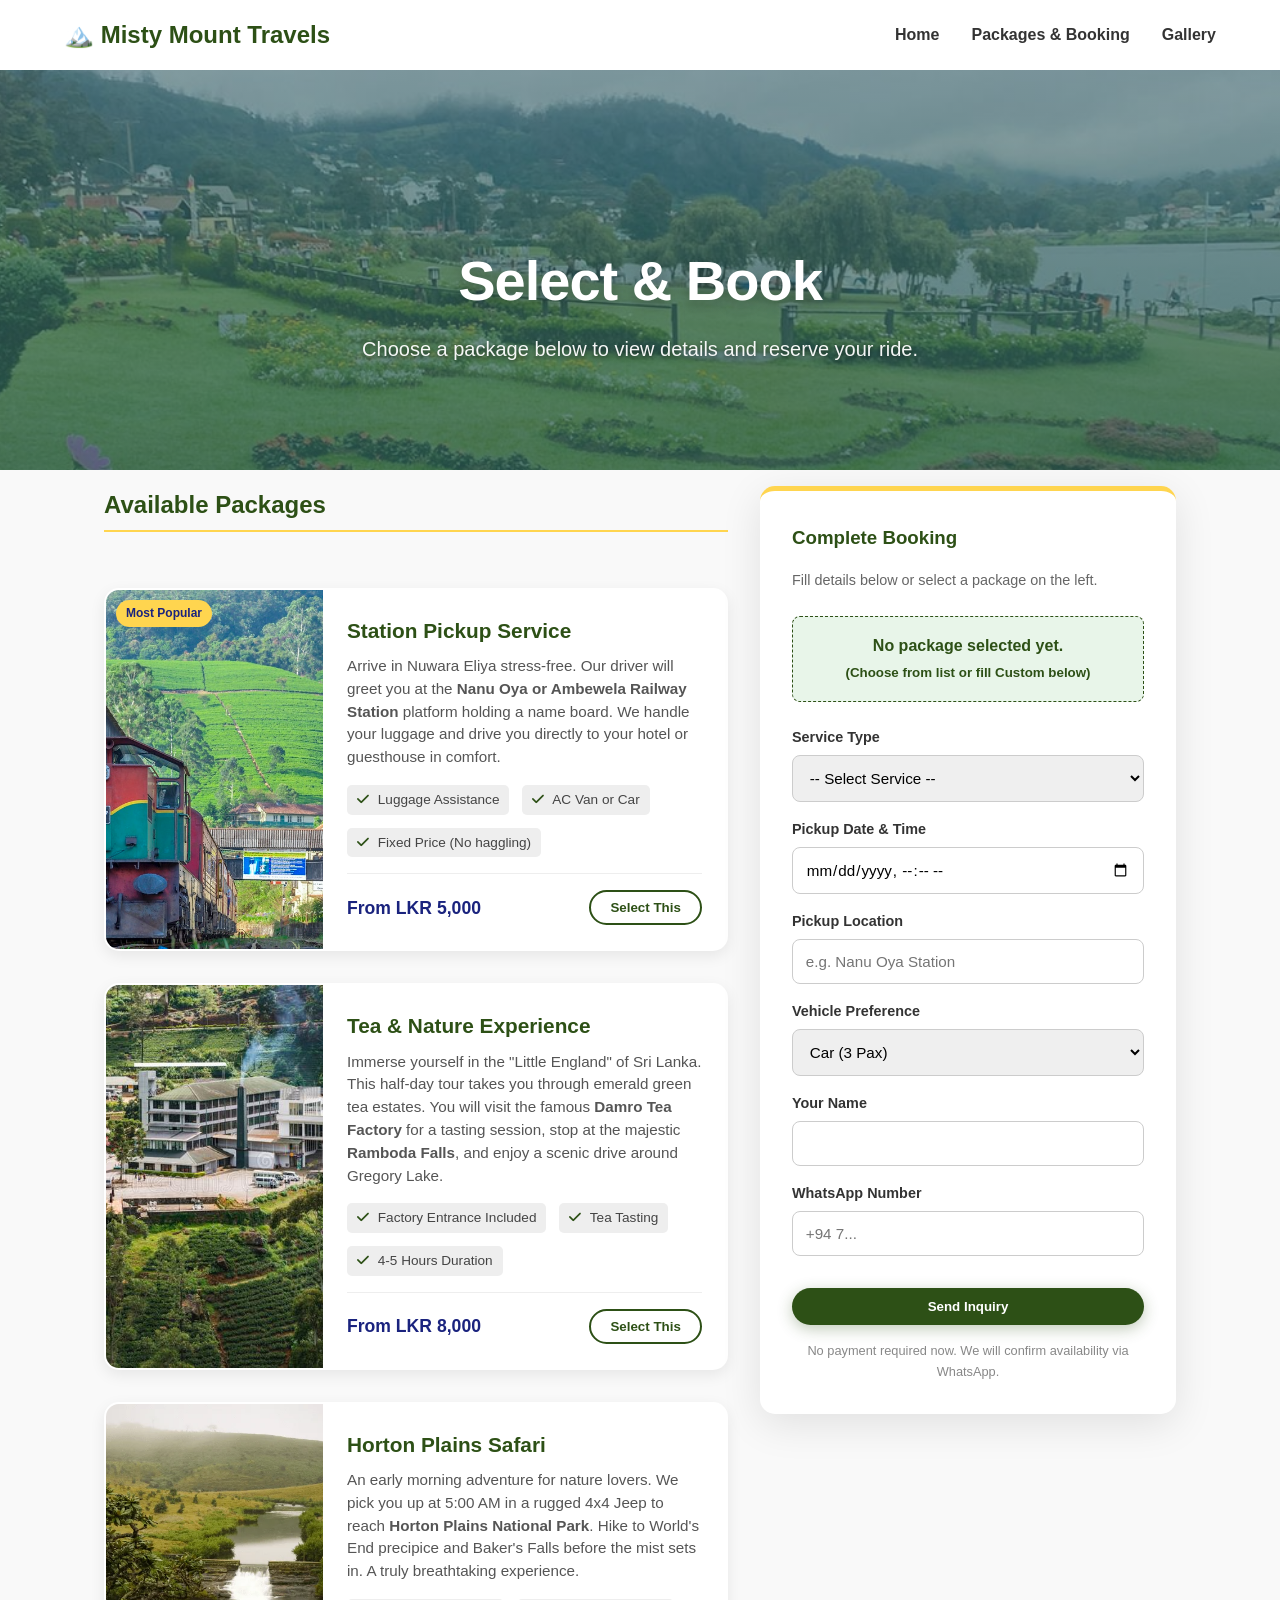
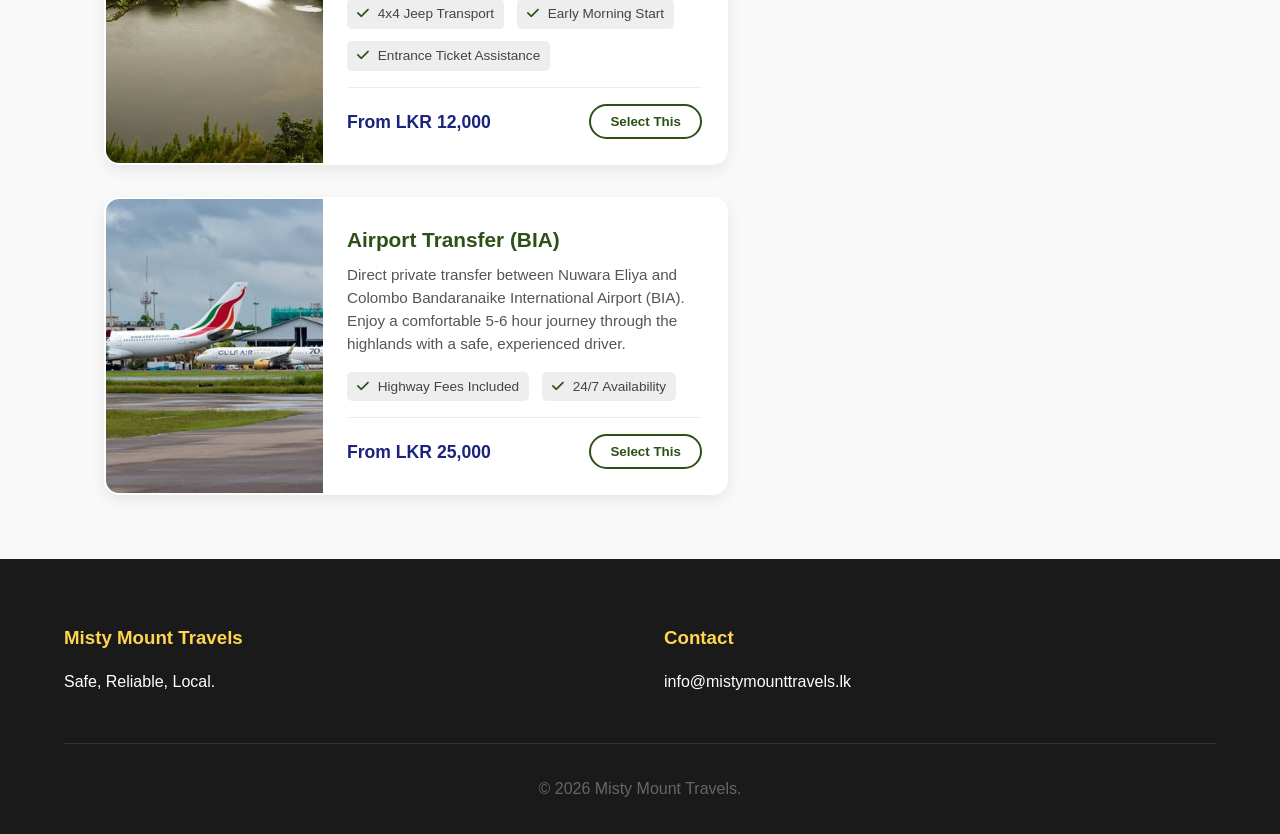
<file: frontend/html/booking.html>
<!DOCTYPE html>
<html lang="en">
<head>
    <meta charset="UTF-8">
    <meta name="viewport" content="width=device-width, initial-scale=1.0">
    <title>Book Your Trip | Misty Mount Travels</title>
    <link rel="stylesheet" href="../css/global.css">
    <link rel="stylesheet" href="../css/booking.css">
    <link rel="stylesheet" href="https://cdnjs.cloudflare.com/ajax/libs/font-awesome/6.4.0/css/all.min.css">
</head>
<body>

    <nav class="navbar">
        <div class="logo-section">
            <a href="index.html" class="logo">🏔️ Misty Mount Travels</a>
        </div>
        <ul class="nav-menu">
            <li><a href="index.html">Home</a></li>
            <li><a href="booking.html" class="active">Packages & Booking</a></li>
            <li><a href="gallery.html">Gallery</a></li>
        </ul>
        <div class="hamburger"><span></span><span></span><span></span></div>
    </nav>

    <header class="page-header" style="background-image: url('../images/header1.jpg');">
        <div class="page-header-content">
            <h1>Select & Book</h1>
            <p>Choose a package below to view details and reserve your ride.</p>
        </div>
    </header>

    <div class="booking-container">
        
        <div class="package-list">
            <h2 class="section-title">Available Packages</h2>

            <div class="pkg-card" id="pkg-station">
                <div class="pkg-image">
                    <img src="../images/nanuoya.jpg" alt="Train Station Pickup">
                    <span class="pkg-tag">Most Popular</span>
                </div>
                <div class="pkg-details">
                    <h3>Station Pickup Service</h3>
                    <p class="pkg-description">
                        Arrive in Nuwara Eliya stress-free. Our driver will greet you at the <strong>Nanu Oya or Ambewela Railway Station</strong> platform holding a name board. We handle your luggage and drive you directly to your hotel or guesthouse in comfort.
                    </p>
                    <ul class="pkg-features">
                        <li><i class="fas fa-check"></i> Luggage Assistance</li>
                        <li><i class="fas fa-check"></i> AC Van or Car</li>
                        <li><i class="fas fa-check"></i> Fixed Price (No haggling)</li>
                    </ul>
                    <div class="pkg-footer">
                        <div class="price">From LKR 5,000</div>
                        <button class="select-btn" onclick="selectPackage('Station Transfer', 'pkg-station')">Select This</button>
                    </div>
                </div>
            </div>

            <div class="pkg-card" id="pkg-tea">
                <div class="pkg-image">
                    <img src="../images/damro.jpg" alt="Tea Estate">
                </div>
                <div class="pkg-details">
                    <h3>Tea & Nature Experience</h3>
                    <p class="pkg-description">
                        Immerse yourself in the "Little England" of Sri Lanka. This half-day tour takes you through emerald green tea estates. You will visit the famous <strong>Damro Tea Factory</strong> for a tasting session, stop at the majestic <strong>Ramboda Falls</strong>, and enjoy a scenic drive around Gregory Lake.
                    </p>
                    <ul class="pkg-features">
                        <li><i class="fas fa-check"></i> Factory Entrance Included</li>
                        <li><i class="fas fa-check"></i> Tea Tasting</li>
                        <li><i class="fas fa-check"></i> 4-5 Hours Duration</li>
                    </ul>
                    <div class="pkg-footer">
                        <div class="price">From LKR 8,000</div>
                        <button class="select-btn" onclick="selectPackage('Tea Tour', 'pkg-tea')">Select This</button>
                    </div>
                </div>
            </div>

            <div class="pkg-card" id="pkg-safari">
                <div class="pkg-image">
                    <img src="../images/plains.webp" alt="Horton Plains">
                </div>
                <div class="pkg-details">
                    <h3>Horton Plains Safari</h3>
                    <p class="pkg-description">
                        An early morning adventure for nature lovers. We pick you up at 5:00 AM in a rugged 4x4 Jeep to reach <strong>Horton Plains National Park</strong>. Hike to World's End precipice and Baker's Falls before the mist sets in. A truly breathtaking experience.
                    </p>
                    <ul class="pkg-features">
                        <li><i class="fas fa-check"></i> 4x4 Jeep Transport</li>
                        <li><i class="fas fa-check"></i> Early Morning Start</li>
                        <li><i class="fas fa-check"></i> Entrance Ticket Assistance</li>
                    </ul>
                    <div class="pkg-footer">
                        <div class="price">From LKR 12,000</div>
                        <button class="select-btn" onclick="selectPackage('Highland Safari', 'pkg-safari')">Select This</button>
                    </div>
                </div>
            </div>
            
            <div class="pkg-card" id="pkg-airport">
                <div class="pkg-image">
                    <img src="../images/airport.jpg" alt="Airport Road">
                </div>
                <div class="pkg-details">
                    <h3>Airport Transfer (BIA)</h3>
                    <p class="pkg-description">
                        Direct private transfer between Nuwara Eliya and Colombo Bandaranaike International Airport (BIA). Enjoy a comfortable 5-6 hour journey through the highlands with a safe, experienced driver.
                    </p>
                    <ul class="pkg-features">
                        <li><i class="fas fa-check"></i> Highway Fees Included</li>
                        <li><i class="fas fa-check"></i> 24/7 Availability</li>
                    </ul>
                    <div class="pkg-footer">
                        <div class="price">From LKR 25,000</div>
                        <button class="select-btn" onclick="selectPackage('Airport Transfer', 'pkg-airport')">Select This</button>
                    </div>
                </div>
            </div>

        </div>

        <div class="form-wrapper">
            <div class="booking-form-box">
                <h3 style="color: var(--primary-green); margin-bottom: 1rem;">Complete Booking</h3>
                <p style="font-size: 0.9rem; margin-bottom: 1.5rem; color: #666;">Fill details below or select a package on the left.</p>
                
                <form id="bookingForm" onsubmit="handleBooking(event)">
                    <div class="selected-pkg-display" id="displaySelection">
                        No package selected yet.<br>
                        <small>(Choose from list or fill Custom below)</small>
                    </div>

                    <div class="form-group">
                        <label>Service Type</label>
                        <select id="serviceType" class="form-select">
                            <option value="Custom" disabled selected>-- Select Service --</option>
                            <option value="Station Transfer">Station Pickup</option>
                            <option value="Tea Tour">Tea & Nature Tour</option>
                            <option value="Highland Safari">Horton Plains Safari</option>
                            <option value="Airport Transfer">Airport Transfer</option>
                            <option value="Custom Trip">Other / Custom Trip</option>
                        </select>
                    </div>

                    <div class="form-group">
                        <label>Pickup Date & Time</label>
                        <input type="datetime-local" class="form-input" required>
                    </div>

                    <div class="form-group">
                        <label>Pickup Location</label>
                        <input type="text" id="pickupLoc" class="form-input" placeholder="e.g. Nanu Oya Station">
                    </div>

                    <div class="form-group">
                        <label>Vehicle Preference</label>
                        <select id="vehicleType" class="form-select">
                            <option value="Car">Car (3 Pax)</option>
                            <option value="Van">Van (7 Pax)</option>
                            <option value="Bus">Mini Bus (15+ Pax)</option>
                        </select>
                    </div>

                    <div class="form-group">
                        <label>Your Name</label>
                        <input type="text" class="form-input" required>
                    </div>

                    <div class="form-group">
                        <label>WhatsApp Number</label>
                        <input type="tel" class="form-input" placeholder="+94 7..." required>
                    </div>

                    <button type="submit" class="cta-button" style="width: 100%; margin-top: 1rem;">Send Inquiry</button>
                    <p style="font-size: 0.8rem; text-align: center; margin-top: 1rem; color: #888;">No payment required now. We will confirm availability via WhatsApp.</p>
                </form>
            </div>
        </div>

    </div>

    <footer>
        <div class="footer-content">
            <div class="footer-section"><h3>Misty Mount Travels</h3><p>Safe, Reliable, Local.</p></div>
            <div class="footer-section"><h3>Contact</h3><p>info@mistymounttravels.lk</p></div>
        </div>
        <div class="copyright"><p>© 2026 Misty Mount Travels.</p></div>
    </footer>

    <script src="../js/global.js"></script>
    <script src="../js/booking.js"></script>
</body>
</html>
</file>
<file: frontend/css/global.css>
:root {
    --primary-green: #2d5016;
    --primary-hover: #1e3a0f;
    --accent-gold: #ffd54f;
    --accent-blue: #1a237e;
    --text-dark: #333;
    --bg-light: #f9f9f9;
    --white: #ffffff;
}

* { margin: 0; padding: 0; box-sizing: border-box; }
html{scroll-behavior: smooth;}
body { font-family: 'Segoe UI', sans-serif; line-height: 1.6; color: var(--text-dark); background: var(--bg-light); overflow-x: hidden; }
a { text-decoration: none; color: inherit; }
ul { list-style: none; }
img { max-width: 100%; display: block; }

.navbar {
    position: sticky; top: 0; width: 100%;
    background: rgba(255, 255, 255, 0.95);
    backdrop-filter: blur(10px);
    box-shadow: 0 2px 20px rgba(0,0,0,0.05);
    z-index: 999;
    padding: 1rem 5%;
    display: flex; justify-content: space-between; align-items: center;
    transition: all 0.3s ease;
}

.logo-section { display: flex; align-items: center; gap: 1rem; }
.logo { font-size: 1.5rem; font-weight: 800; color: var(--primary-green); }
.license-badge { background: #e8f5e9; color: var(--primary-green); padding: 0.3rem 0.8rem; border-radius: 20px; font-size: 0.75rem; font-weight: bold; }

.nav-menu { display: flex; gap: 2rem; align-items: center; }
.nav-menu a { font-weight: 600; transition: 0.3s; position: relative; }
.nav-menu a:hover { color: var(--primary-green); }

.cta-button {
    background: var(--primary-green); color: var(--white) !important;
    padding: 0.7rem 1.8rem; border-radius: 30px; font-weight: bold;
    border: none; cursor: pointer; box-shadow: 0 4px 15px rgba(45, 80, 22, 0.3);
    transition: transform 0.3s;
}
.cta-button:hover { transform: translateY(-2px); background: var(--primary-hover); }

.hamburger { display: none; flex-direction: column; gap: 6px; cursor: pointer; }
.hamburger span { width: 30px; height: 3px; background: var(--text-dark); border-radius: 3px; }

.floating-contact { position: fixed; bottom: 30px; right: 30px; display: flex; flex-direction: column; gap: 1rem; z-index: 1000; }
.contact-btn {
    width: 55px; height: 55px; border-radius: 50%; display: flex; align-items: center; justify-content: center;
    color: white; font-size: 1.4rem; box-shadow: 0 4px 15px rgba(0,0,0,0.3); transition: transform 0.3s;
}
.contact-btn:hover { transform: scale(1.15); }
.whatsapp-btn { background: #25D366; } .phone-btn { background: #2196F3; }

footer { background: #1a1a1a; color: white; padding: 4rem 5% 2rem; margin-top: auto; }
.footer-content { display: grid; grid-template-columns: repeat(auto-fit, minmax(250px, 1fr)); gap: 3rem; max-width: 1200px; margin: 0 auto 3rem; }
.footer-section h3 { color: var(--accent-gold); margin-bottom: 1rem; }
.footer-section a { color: #ccc; display: block; margin: 0.5rem 0; }
.copyright { text-align: center; border-top: 1px solid #333; padding-top: 2rem; color: #666; }

@media (max-width: 768px) {
    .nav-menu { position: fixed; left: -100%; top: 70px; flex-direction: column; background: white; width: 100%; padding: 2rem; transition: 0.3s; box-shadow: 0 10px 20px rgba(0,0,0,0.1); }
    .nav-menu.active { left: 0; }
    .hamburger { display: flex; }
    .license-badge { display: none; }
}
</file>
<file: frontend/css/booking.css>
.page-header {
    position: relative;
    background-attachment: fixed;
    background-position: center;
    background-repeat: no-repeat;
    background-size: cover;
    min-height: 400px;
    display: flex;
    align-items: center;
    justify-content: center;
    text-align: center;
    margin-bottom: 4rem; 
    padding-top: 60px;
}

.page-header::before {
    content: '';
    position: absolute;
    top: 0; left: 0;
    width: 100%; height: 100%;
    background: linear-gradient(to bottom, rgba(75, 105, 105, 0.568), rgba(45, 92, 88, 0.766));
    z-index: 1;
}

.page-header-content {
    position: relative;
    z-index: 2;
    max-width: 800px;
    padding: 0 20px;
    animation: slideDownFade 0.8s ease-out;
}

.page-header h1 {
    font-size: 3.5rem;
    font-weight: 800;
    color: white;
    margin-bottom: 0.5rem;
    text-shadow: 0 4px 15px rgba(0,0,0,0.3); 
    letter-spacing: -1px;
}

.page-header p {
    font-size: 1.25rem;
    color: rgba(255, 255, 255, 0.95);
    font-weight: 500;
    text-shadow: 0 2px 4px rgba(0,0,0,0.5);
}

@keyframes slideDownFade {
    from {
        opacity: 0;
        transform: translateY(-30px);
    }
    to {
        opacity: 1;
        transform: translateY(0);
    }
}

@media (max-width: 768px) {
    .page-header {
        min-height: 300px;
        background-attachment: scroll; 
    }
    .page-header h1 {
        font-size: 2.5rem;
    }
    .page-header p {
        font-size: 1rem;
    }
}
.booking-container {
    max-width: 1200px;
    margin: -3rem auto 4rem;
    padding: 0 5%;
    display: grid;
    grid-template-columns: 1.5fr 1fr;
    gap: 2rem;
    position: relative;
    z-index: 10;
}

.section-title {
    font-size: 1.5rem;
    color: var(--primary-green);
    margin-bottom: 1.5rem;
    border-bottom: 2px solid var(--accent-gold);
    display: inline-block;
    padding-bottom: 5px;
}

.package-list {
    display: flex;
    flex-direction: column;
    gap: 2rem;
}

.pkg-card {
    background: white;
    border-radius: 15px;
    overflow: hidden;
    box-shadow: 0 5px 15px rgba(0,0,0,0.08);
    transition: transform 0.3s, box-shadow 0.3s, border 0.3s;
    display: flex;
    border: 2px solid transparent;
}

.pkg-card:hover {
    transform: translateY(-5px);
    box-shadow: 0 15px 30px rgba(0,0,0,0.15);
}

.pkg-card.selected {
    border-color: var(--primary-green);
    background: #f4fcf4;
}

.pkg-image {
    width: 35%;
    position: relative;
    min-height: 200px;
}

.pkg-image img {
    width: 100%;
    height: 100%;
    object-fit: cover;
}

.pkg-tag {
    position: absolute;
    top: 10px; left: 10px;
    background: var(--accent-gold);
    color: #1a237e;
    font-weight: bold;
    font-size: 0.75rem;
    padding: 4px 10px;
    border-radius: 15px;
}

.pkg-details {
    width: 65%;
    padding: 1.5rem;
    display: flex;
    flex-direction: column;
}

.pkg-details h3 {
    color: var(--primary-green);
    margin-bottom: 0.5rem;
    font-size: 1.3rem;
}

.pkg-description {
    font-size: 0.95rem;
    color: #555;
    margin-bottom: 1rem;
    line-height: 1.5;
}

.pkg-features {
    list-style: none;
    margin-bottom: 1rem;
    display: flex;
    flex-wrap: wrap;
    gap: 0.8rem;
}

.pkg-features li {
    font-size: 0.85rem;
    color: #444;
    background: #eee;
    padding: 4px 10px;
    border-radius: 5px;
}

.pkg-features i {
    color: var(--primary-green);
    margin-right: 5px;
}

.pkg-footer {
    margin-top: auto;
    display: flex;
    justify-content: space-between;
    align-items: center;
    border-top: 1px solid #eee;
    padding-top: 1rem;
}

.price {
    font-weight: bold;
    color: #1a237e;
    font-size: 1.1rem;
}

.select-btn {
    background: white;
    border: 2px solid var(--primary-green);
    color: var(--primary-green);
    padding: 0.5rem 1.2rem;
    border-radius: 20px;
    font-weight: bold;
    cursor: pointer;
    transition: 0.3s;
}

.select-btn:hover, .pkg-card.selected .select-btn {
    background: var(--primary-green);
    color: white;
}

.form-wrapper {
    position: relative;
}

.booking-form-box {
    background: white;
    padding: 2rem;
    border-radius: 15px;
    box-shadow: 0 10px 40px rgba(0,0,0,0.1);
    position: sticky;
    top: 100px;
    border-top: 5px solid var(--accent-gold);
}

.selected-pkg-display {
    background: #e8f5e9;
    color: var(--primary-green);
    padding: 1rem;
    border-radius: 8px;
    margin-bottom: 1.5rem;
    text-align: center;
    font-weight: bold;
    border: 1px dashed var(--primary-green);
}

.form-group { margin-bottom: 1rem; }
.form-group label { display: block; margin-bottom: 0.4rem; font-weight: 600; font-size: 0.9rem; }
.form-input, .form-select {
    width: 100%; padding: 0.8rem; border: 1px solid #ccc;
    border-radius: 8px; font-family: inherit; font-size: 0.95rem;
}

@media (max-width: 900px) {
    .booking-container {
        grid-template-columns: 1fr;
    }
    
    .pkg-card { flex-direction: column; }
    .pkg-image { width: 100%; height: 200px; }
    .pkg-details { width: 100%; }
    
    .booking-form-box {
        position: static;
    }
}
</file>
